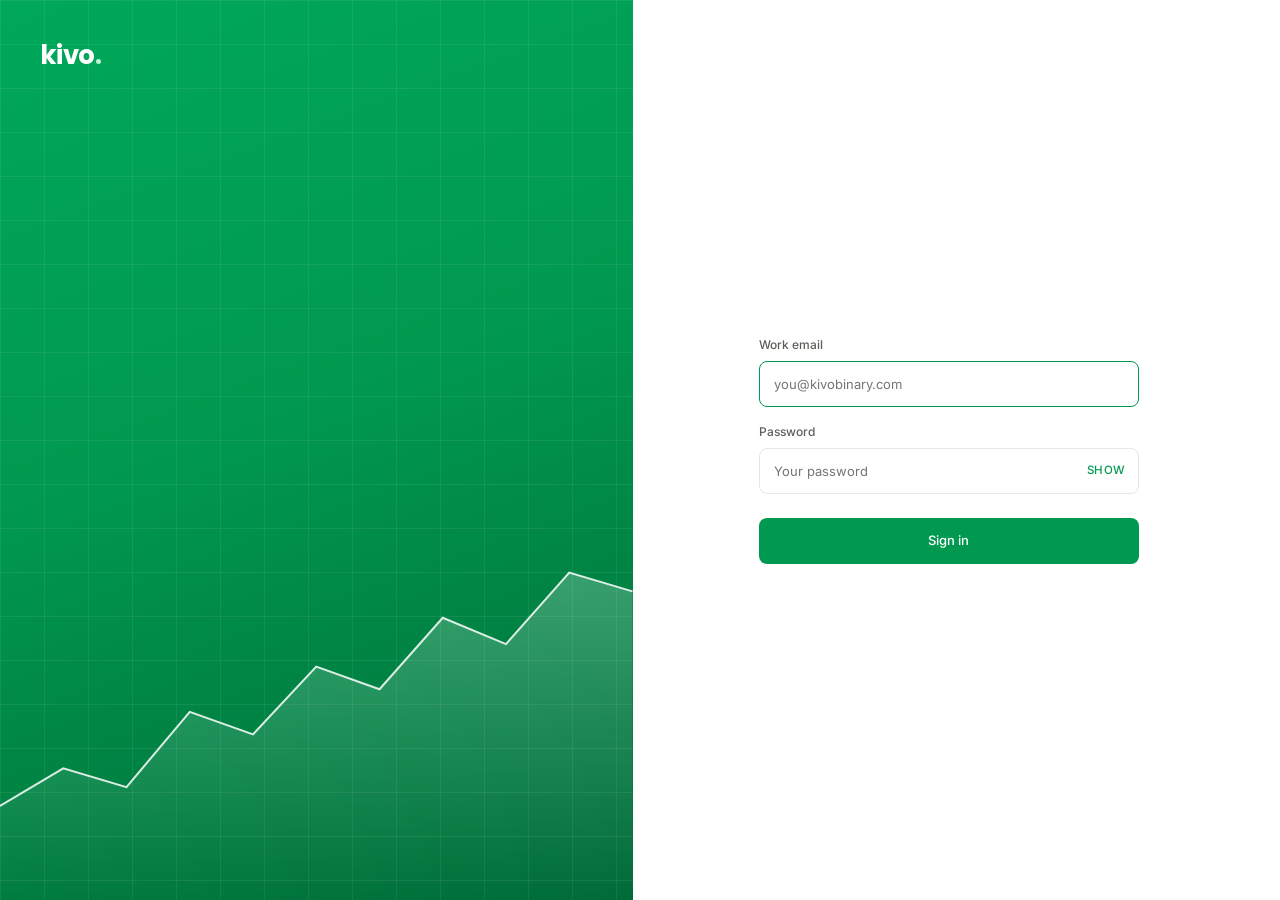
<file: index.html>
<!doctype html>
<html lang="en">
<head>
<meta charset="utf-8">
<meta name="viewport" content="width=device-width,initial-scale=1">
<title>Kivo Admin, Dashboard</title>
<link rel="icon" href="assets/favicon.ico" sizes="any">
<link rel="icon" type="image/png" sizes="32x32" href="assets/favicon-32.png">
<link rel="apple-touch-icon" href="assets/apple-touch-icon.png">
<link rel="preconnect" href="https://fonts.gstatic.com" crossorigin>
<link rel="stylesheet" href="https://fonts.googleapis.com/css2?family=Inter:wght@400;500;600;700&family=Poppins:wght@700&family=IBM+Plex+Mono:wght@400;500;600&display=swap">
<link rel="stylesheet" href="assets/css/admin.css">
</head>
<body data-page="dashboard" data-title="Dashboard">
<script src="assets/js/config.js"></script>
<script src="assets/js/api.js"></script>
<script src="assets/js/admin.js"></script>
<script>
(function () {
  var A = window.Admin;
  if (!A.mountChrome()) return;   /* not signed in */

  var page = document.getElementById('page');

  async function load() {
    page.innerHTML = A.loadingBlock('Loading the console');

    var stats, daily, payments, queue;
    try {
      /* Fetched together: four sequential round trips would make the
         dashboard feel broken on a cold Render instance. */
      var results = await Promise.all([
        A.data.stats(),
        A.data.daily(14),
        A.data.payments({ limit: 8, provider: 'payhero' }),   /* M-Pesa prompts only */
        A.data.withdrawals({ status: 'pending', limit: 6 })
      ]);
      stats = results[0];
      daily = results[1];
      payments = results[2].payments;
      queue = results[3].withdrawals;
    } catch (err) {
      page.innerHTML = A.errorBlock(err.message, 'retry');
      document.getElementById('retry').addEventListener('click', load);
      return;
    }

    /* ---- headline figures ----
       Money held is first and on its own: it is what is owed to
       customers, and the number an operator should never have to hunt
       for. */
    if (!stats.users && !stats.depositCount && !payments.length) {
      page.innerHTML = A.card('Dashboard',
        A.emptyBlock('Nothing has happened yet',
          'Once people sign up and money starts moving, this is where it is summarised.',
          '<a class="btn btn-ghost btn-sm" href="users.html">Open users</a>'), '', true);
      return;
    }

    var kpis = '<div class="kpis">' +
      A.kpi('Customer funds held', A.usd(stats.heldMinor),
        'across ' + A.count(stats.activeUsers) + ' active accounts') +
      A.kpi('Deposits settled', A.shortMoney(stats.depositsMinor, 'KES'),
        A.count(stats.depositCount) + ' payments') +
      A.kpi('Payouts awaiting review', A.usd(stats.payoutsPendingMinor),
        stats.payoutsPending + ' request' + (stats.payoutsPending === 1 ? '' : 's'),
        stats.payoutsPending ? 'neg' : '') +
      A.kpi('Settlement rate', stats.settlementRate.toFixed(1) + '%',
        stats.failedCount + ' failed, ' + stats.pendingCount + ' pending',
        stats.settlementRate >= 85 ? 'pos' : 'neg') +
    '</div>';

    /* ---- 14-day bars, flat colour ---- */
    var peak = Math.max(1, Math.max.apply(null, daily.map(function (d) {
      return Math.max(d.depositsMinor, d.withdrawalsMinor);
    })));
    var bars = '<div class="bars">' + daily.map(function (d) {
      var label = new Date(d.t).toLocaleDateString('en-GB', { day: '2-digit', month: 'short' });
      return '<div class="bar-col" title="' + label + ' \u2014 in ' +
          A.shortMoney(d.depositsMinor, 'KES') + ', out ' +
          A.shortMoney(d.withdrawalsMinor, 'KES') + '">' +
        '<div class="bar" style="height:' + Math.round(d.depositsMinor / peak * 100) + '%"></div>' +
        '<div class="bar alt" style="height:' + Math.round(d.withdrawalsMinor / peak * 100) + '%"></div>' +
        '<div class="bar-x">' + new Date(d.t).getDate() + '</div>' +
      '</div>';
    }).join('') + '</div>' +
    '<div class="legend" style="margin-top:14px">' +
      '<span><i class="a"></i>Deposits</span><span><i class="b"></i>Withdrawals</span>' +
    '</div>';

    var recent = payments.slice(0, 8).map(function (p) {
      return '<tr><td>' + A.who(p.userName, p.reference) + '</td>' +
        '<td>' + A.esc(p.providerLabel) + '</td>' +
        '<td class="num right">' + A.money(p.amountMinor, p.currency) + '</td>' +
        '<td class="right">' + A.pill(p.status) + '</td>' +
        '<td class="right muted">' + A.ago(p.created) + '</td></tr>';
    });

    var waiting = queue.slice(0, 6).map(function (w) {
      return '<tr><td>' + A.who(w.userName, w.destination) + '</td>' +
        '<td class="num right">' + A.usd(w.amountMinor) + '</td>' +
        '<td class="right muted">' + A.ago(w.created) + '</td></tr>';
    });

    page.innerHTML =
      kpis +
      '<div class="split">' +
        A.card('Money in and out, last 14 days', bars) +
        A.card('Payouts waiting',
          A.table([{ label: 'Customer' }, { label: 'Amount', right: true },
                   { label: 'Waiting', right: true }], waiting),
          '<a class="btn btn-ghost btn-sm" href="withdrawals.html">Open queue</a>', true) +
      '</div>' +
      A.card('Recent deposits',
        A.table([
          { label: 'Customer' }, { label: 'Method' }, { label: 'Amount', right: true },
          { label: 'Status', right: true }, { label: 'When', right: true }
        ], recent),
        '<a class="btn btn-ghost btn-sm" href="payments.html">See all</a>', true) +
      (A.data.live ? '' :
        '<div class="foot-note">Mock data held in the browser. ' +
        'Set apiBase in assets/js/config.js to read from the API.</div>');
  }

  load();
})();
</script>
</body>
</html>
</file>
<file: assets/css/admin.css>
/* ============================================================
   Nexas Admin
   White ground, purple actions, square corners, flat colour.
   No gradients, no rounded cards, no decorative colour — an operator
   console is read all day, and everything that is not information is
   noise.
   ============================================================ */

:root{
  /* neutrals */
  --bg:#FAFAF9;
  --surface:#FFFFFF;
  --surface-2:#F4F3F0;
  --surface-3:#EDEBE6;
  --line:#E8E6E1;
  --line-soft:#F0EFEB;
  --text:#1C1C1C;
  --text-2:#5E5E59;
  --muted:#93928C;

  /* purple — the only accent in the console */
  --purple:#00994F;
  --purple-hover:#007A3F;
  --purple-soft:#E6F7EE;
  --purple-line:#B9E8CF;
  --purple-pale:#8FD9B3;

  /* status */
  --pos:#00A861;
  --pos-soft:#E6F4ED;
  --neg:#E0413F;
  --neg-soft:#FCEBEA;
  --warn:#9A6100;
  --warn-soft:#FDF2E2;
  --info:#20558A;
  --info-soft:#E8F0F8;

  /* The same family as the site, and the same family as the figures
     below it. One typeface across the console reads as one tool. */
  --sans:"Inter",-apple-system,BlinkMacSystemFont,"Segoe UI",Helvetica,Arial,sans-serif;
  --mono:"IBM Plex Mono",ui-monospace,SFMono-Regular,Menlo,Consolas,monospace;

  --rail:236px;
  --topbar:60px;
}

*{box-sizing:border-box;-webkit-tap-highlight-color:transparent}
html{scrollbar-gutter:stable}
html,body{height:100%}
body{
  margin:0;background:var(--bg);color:var(--text);
  font-family:var(--sans);font-size:14px;line-height:1.5;
  -webkit-font-smoothing:antialiased;
}
button{font:inherit;color:inherit;background:none;border:none;cursor:pointer;padding:0}
input,select,textarea{font:inherit}
a{color:inherit;text-decoration:none}
svg{display:block}
table{border-collapse:collapse;width:100%}
[hidden]{display:none!important}
:focus-visible{outline:2px solid var(--purple);outline-offset:2px}

.num{font-family:var(--mono);font-variant-numeric:tabular-nums;letter-spacing:-.01em}
.muted{color:var(--muted)}
.pos{color:var(--pos)} .neg{color:var(--neg)}

/* ---------------- shell ---------------- */
.shell{display:flex;min-height:100dvh}

.rail{
  width:var(--rail);flex:none;border-right:1px solid var(--line);
  background:var(--surface);display:flex;flex-direction:column;
  position:sticky;top:0;height:100dvh;
}
.rail-brand{
  display:flex;align-items:center;gap:10px;height:var(--topbar);
  padding:0 18px;border-bottom:1px solid var(--line-soft);flex:none;
}
.rail-brand b{font-size:15px;letter-spacing:.18em;text-transform:uppercase;font-weight:600}
.rail-brand span{
  font-size:9px;letter-spacing:.14em;text-transform:uppercase;color:var(--purple);
  border:1px solid var(--purple-line);background:var(--purple-soft);padding:2px 5px;
}
.rail-nav{padding:14px 10px;display:flex;flex-direction:column;gap:1px;overflow-y:auto}
.rail-sect{
  font-size:9.5px;letter-spacing:.14em;text-transform:uppercase;color:var(--muted);
  padding:16px 10px 7px;font-weight:600;
}
.rail-nav a{
  display:flex;align-items:center;gap:11px;padding:9px 10px;
  color:var(--text-2);font-size:13.5px;border-left:2px solid transparent;
}
.rail-nav a:hover{background:var(--surface-2);color:var(--text)}
.rail-nav a.on{
  background:var(--purple-soft);color:var(--purple);
  border-left-color:var(--purple);font-weight:500;
}
.rail-nav a svg{flex:none;opacity:.85}
.rail-foot{margin-top:auto;padding:14px;border-top:1px solid var(--line-soft);font-size:11.5px;color:var(--muted)}

.main{flex:1;min-width:0;display:flex;flex-direction:column}
.topbar{
  height:var(--topbar);flex:none;display:flex;align-items:center;gap:14px;
  padding:0 22px;border-bottom:1px solid var(--line);background:var(--surface);
  position:sticky;top:0;z-index:20;
}
.topbar h1{font-size:15.5px;font-weight:600;margin:0;letter-spacing:-.01em}
.topbar .spacer{flex:1}
.who{display:flex;align-items:center;gap:9px;font-size:12.5px;color:var(--text-2)}
.who i{
  width:28px;height:28px;display:grid;place-items:center;font-style:normal;
  background:var(--purple-soft);color:var(--purple);font-size:12px;font-weight:600;
  border:1px solid var(--purple-line);
}
.page{padding:22px;display:flex;flex-direction:column;gap:20px}

/* ---------------- buttons ---------------- */
.btn{
  display:inline-flex;align-items:center;justify-content:center;gap:8px;
  padding:9px 16px;font-size:13px;font-weight:500;border-radius:0;
  border:1px solid transparent;white-space:nowrap;
}
.btn-primary{background:var(--purple);color:#fff}
.btn-primary:hover{background:var(--purple-hover)}
.btn-ghost{background:var(--surface);border-color:var(--line);color:var(--text)}
.btn-ghost:hover{background:var(--surface-2)}
.btn-quiet{color:var(--purple);padding:7px 10px}
.btn-quiet:hover{background:var(--purple-soft)}
.btn-danger{background:var(--surface);border-color:var(--line);color:var(--neg)}
.btn-danger:hover{background:var(--neg-soft)}
.btn-sm{padding:6px 11px;font-size:12px}
.btn:disabled{opacity:.45;cursor:not-allowed}

/* ---------------- cards ---------------- */
.card{background:var(--surface);border:1px solid var(--line);border-radius:0}
.card-head{
  display:flex;align-items:center;gap:12px;
  padding:14px 16px;border-bottom:1px solid var(--line-soft);
}
.card-head h2{font-size:13.5px;font-weight:600;margin:0}
.card-head .spacer{flex:1}
.card-body{padding:16px}

/* KPI row */
.kpis{display:grid;grid-template-columns:repeat(2,1fr);gap:0;border:1px solid var(--line)}
.kpi{padding:16px 18px;border-right:1px solid var(--line-soft);border-top:1px solid var(--line-soft)}
.kpi:nth-child(-n+2){border-top:none}
.kpi:nth-child(2n){border-right:none}
.kpi-label{font-size:10px;letter-spacing:.12em;text-transform:uppercase;color:var(--muted);font-weight:600}
.kpi-value{font-family:var(--mono);font-size:24px;margin-top:9px;letter-spacing:-.02em}
.kpi-note{font-size:11.5px;color:var(--muted);margin-top:6px}
.kpi-note.pos{color:var(--pos)} .kpi-note.neg{color:var(--neg)}

/* ---------------- tables ---------------- */
.table-wrap{overflow-x:auto}
table th{
  text-align:left;font-size:10px;letter-spacing:.11em;text-transform:uppercase;
  color:var(--muted);font-weight:600;padding:10px 14px;
  border-bottom:1px solid var(--line);background:var(--surface-2);white-space:nowrap;
}
table td{padding:12px 14px;border-bottom:1px solid var(--line-soft);font-size:13px;vertical-align:middle}
table tr:last-child td{border-bottom:none}
tbody tr:hover{background:var(--surface-2)}
td.right,th.right{text-align:right}
td.num{font-family:var(--mono);font-variant-numeric:tabular-nums}
.cell-main{font-weight:500}
.cell-sub{font-size:11.5px;color:var(--muted);margin-top:2px}
.row-click{cursor:pointer}

/* ---------------- status pills ---------------- */
/* The word carries the colour, nothing else. Boxed pills put a second
   coloured shape in every row, and a table of forty rows then reads as
   a grid of blocks rather than a list of people. */
.pill{
  display:inline-block;padding:0;background:none;border:none;
  font-size:10.5px;font-weight:600;letter-spacing:.07em;text-transform:uppercase;
}
.pill.ok{color:var(--pos)}
.pill.bad{color:var(--neg)}
.pill.wait{color:var(--warn)}
.pill.info{color:var(--info)}
.pill.off{color:var(--muted)}

/* ---------------- filters ---------------- */
/* Filters sit on the right. The search box, where there is one, keeps
   the left edge and pushes everything after it across — so the controls
   land in the same place on every page whether or not a search exists. */
.filters{display:flex;align-items:center;gap:8px;flex-wrap:wrap;justify-content:flex-end}
.filters .search-field{margin-right:auto}
.field{
  display:flex;align-items:center;gap:8px;border:1px solid var(--line);
  background:var(--surface);padding:0 10px;height:34px;
}
.field svg{color:var(--muted);flex:none}
.field input,.field select{
  border:none;outline:none;background:none;height:100%;min-width:0;
  font-size:13px;color:var(--text);
}
.field input{width:210px}
.seg{display:flex;border:1px solid var(--line)}
.seg button{padding:7px 13px;font-size:12.5px;color:var(--text-2);border-right:1px solid var(--line)}
.seg button:last-child{border-right:none}
.seg button:hover{background:var(--surface-2)}
/* A ticket, and the reply to it. Somebody typed this into a phone at
   midnight; it keeps its own line breaks rather than becoming one
   paragraph. */
.ticket-body{
  border:1px solid var(--line);background:var(--surface-2);padding:11px 12px;
  font-size:13px;line-height:1.6;white-space:pre-wrap;word-break:break-word;
}
/* A reply needs room. The single-line .field is the wrong shape for it. */
.field:has(textarea){height:auto;padding:8px 10px;align-items:stretch}
.field textarea{
  border:none;outline:none;background:none;width:100%;resize:vertical;
  color:var(--text);font-size:13px;line-height:1.55;min-height:96px;
}
.seg button.on{background:var(--purple);color:#fff}

/* ---------------- chart ---------------- */
.bars{display:flex;align-items:flex-end;gap:6px;height:150px;padding:0 2px}
.bar-col{flex:1;display:flex;flex-direction:column;justify-content:flex-end;align-items:center;gap:7px;height:100%}
.bar{width:100%;background:var(--purple);min-height:2px}
.bar.alt{background:var(--purple-pale)}
.bar-x{font-size:10px;color:var(--muted);white-space:nowrap}
.legend{display:flex;gap:16px;font-size:11.5px;color:var(--muted)}
.legend span{display:flex;align-items:center;gap:6px}
.legend i{width:10px;height:10px;display:block}
.legend i.a{background:var(--purple)} .legend i.b{background:var(--purple-pale)}

/* ---------------- modal ----------------
   Centred, narrow, and it never scrolls the page behind it. The body
   scrolls inside itself so a long error is readable without the footer
   and its copy button leaving the screen — which is the whole reason
   somebody opened it. */
.modal{
  position:fixed;inset:0;z-index:60;display:flex;align-items:center;
  justify-content:center;padding:20px;
  opacity:0;pointer-events:none;transition:opacity .16s ease;
}
.modal.on{opacity:1;pointer-events:auto}
.modal-box{
  width:min(100%,640px);max-height:86vh;display:flex;flex-direction:column;
  background:var(--surface);border:1px solid var(--line);
  box-shadow:0 24px 60px rgba(18,22,28,.22);
  transform:translateY(8px);transition:transform .18s cubic-bezier(.32,.72,0,1);
}
.modal.on .modal-box{transform:none}
.modal-head{
  display:flex;align-items:flex-start;gap:12px;padding:16px 16px 14px;
  border-bottom:1px solid var(--line);
}
.modal-head h2{margin:0;font-size:15px;font-weight:600}
.modal-head p{margin:3px 0 0;font-size:12.5px;color:var(--muted);line-height:1.5}
.modal-head .spacer{flex:1}
/* A failure says so before it is read: a red edge along the top, rather
   than a red panel, which would make every line in it look like an
   error message. */
.modal.bad .modal-box{border-top:2px solid var(--neg)}
.modal.ok .modal-box{border-top:2px solid var(--pos)}
.modal-body{padding:16px;overflow-y:auto;display:flex;flex-direction:column;gap:14px}
.modal-foot{
  padding:12px 16px;border-top:1px solid var(--line);
  display:flex;gap:8px;flex-wrap:wrap;align-items:center;
}
.modal-foot .spacer{flex:1}

/* The block that gets copied. Monospace, selectable, and scrolling
   sideways rather than wrapping a URL into something that cannot be
   pasted back. */
.diag{
  margin:0;padding:12px;background:var(--surface-2);border:1px solid var(--line);
  font-family:var(--mono);font-size:11.5px;line-height:1.65;color:var(--text-2);
  white-space:pre-wrap;word-break:break-word;max-height:340px;overflow:auto;
  user-select:text;
}

/* ---------------- the test bench ---------------- */
.test-row{
  display:flex;align-items:center;gap:14px;padding:14px 16px;
}
.test-row + .test-row{border-top:1px solid var(--line-soft)}
.test-main{min-width:0;flex:1}
.test-main b{display:block;font-size:13.5px;font-weight:500}
.test-main span{display:block;font-size:12px;color:var(--muted);line-height:1.55;margin-top:2px}
/* The result line replaces the description once a test has run, so a row
   says what happened rather than what it would do. */
.test-main .result{margin-top:5px;font-family:var(--mono);font-size:11.5px}
.test-main .result.ok{color:var(--pos)}
.test-main .result.bad{color:var(--neg)}
.test-main .result.wait{color:var(--warn)}
.test-act{display:flex;align-items:center;gap:8px;flex:none}
.test-form{
  display:flex;gap:8px;flex-wrap:wrap;align-items:flex-end;
  padding:14px 16px;border-top:1px solid var(--line-soft);background:var(--surface-2);
}
.test-form .field-block{flex:1;min-width:190px}
@media (max-width:640px){
  .test-row{flex-wrap:wrap}
  .test-act{width:100%}
  .test-act .btn{flex:1}
}

/* ---------------- drawer ---------------- */
.scrim{
  position:fixed;inset:0;background:rgba(18,22,28,.4);z-index:40;
  opacity:0;pointer-events:none;transition:opacity .18s ease;
}
.scrim.on{opacity:1;pointer-events:auto}
.drawer{
  position:fixed;top:0;right:0;bottom:0;width:min(92vw,460px);z-index:50;
  background:var(--surface);border-left:1px solid var(--line);
  transform:translateX(102%);transition:transform .22s cubic-bezier(.32,.72,0,1);
  display:flex;flex-direction:column;overflow-y:auto;
}
.drawer.on{transform:none}
.drawer-head{
  display:flex;align-items:flex-start;gap:12px;padding:18px;
  border-bottom:1px solid var(--line);position:sticky;top:0;background:var(--surface);
}
.drawer-head h2{margin:0;font-size:16px;font-weight:600}
.drawer-head p{margin:3px 0 0;font-size:12.5px;color:var(--muted)}
.drawer-body{padding:18px;display:flex;flex-direction:column;gap:18px}
.drawer-foot{
  margin-top:auto;padding:14px 18px;border-top:1px solid var(--line);
  display:flex;gap:8px;flex-wrap:wrap;position:sticky;bottom:0;background:var(--surface);
}
.iconbtn{width:30px;height:30px;display:grid;place-items:center;color:var(--muted);flex:none}
.iconbtn:hover{background:var(--surface-2);color:var(--text)}

.kv{display:flex;justify-content:space-between;gap:16px;padding:9px 0;font-size:13px}
.kv + .kv{border-top:1px solid var(--line-soft)}
.kv span{color:var(--muted)}
.kv b{font-weight:500}
.sect-label{
  font-size:10px;letter-spacing:.12em;text-transform:uppercase;
  color:var(--muted);font-weight:600;margin-bottom:8px;
}

/* ---------------- misc ---------------- */
.empty{padding:44px 20px;text-align:center;color:var(--muted);font-size:13px}
.toast{
  position:fixed;left:50%;bottom:24px;transform:translate(-50%,10px);z-index:80;
  background:var(--text);color:#fff;padding:11px 18px;font-size:12.5px;
  opacity:0;pointer-events:none;transition:opacity .18s ease,transform .18s ease;
}
.toast.on{opacity:1;transform:translate(-50%,0)}
.foot-note{font-size:11.5px;color:var(--muted);padding:0 2px 8px}

.rail-toggle{display:none}

/* ---------------- narrow ---------------- */
@media (max-width:900px){
  .rail{
    position:fixed;left:0;top:0;z-index:45;transform:translateX(-102%);
    transition:transform .22s cubic-bezier(.32,.72,0,1);
  }
  .rail.on{transform:none}
  .rail-toggle{display:grid}
  .page{padding:16px}
  .kpis{grid-template-columns:1fr 1fr}
}
@media (min-width:1100px){
  .kpis{grid-template-columns:repeat(4,1fr)}
  .kpi:nth-child(-n+4){border-top:none}
  .kpi:nth-child(2n){border-right:1px solid var(--line-soft)}
  .kpi:nth-child(4n){border-right:none}
  .split{display:grid;grid-template-columns:1.6fr 1fr;gap:20px;align-items:start}
}


/* ---------------- loader ----------------
   Flat purple bars. Same idea as the trading app so a wait reads the
   same wherever it appears. */
.loader{display:inline-flex;align-items:center;gap:3px;height:16px}
.loader i{
  display:block;width:3px;height:16px;background:currentColor;
  animation:loadbar .9s ease-in-out infinite;transform-origin:center;
}
.loader i:nth-child(1){animation-delay:-.08s}
.loader i:nth-child(2){animation-delay:-.16s}
.loader i:nth-child(3){animation-delay:-.24s}
.loader i:nth-child(4){animation-delay:-.32s}
.loader.sm i{height:13px;width:2.5px}
@keyframes loadbar{0%,80%,100%{transform:scaleY(.36)}40%{transform:scaleY(1)}}
@media (prefers-reduced-motion:reduce){.loader i{transform:scaleY(1)}}

/* ---------------- sign in ---------------- */
.signin-page{background:var(--surface-2)}
.signin{
  min-height:100dvh;display:flex;align-items:center;justify-content:center;
  padding:28px 20px;
}
.signin-card{
  width:100%;max-width:404px;background:var(--surface);
  border:1px solid var(--line);border-radius:0;padding:32px 30px 26px;
}
.signin-brand{display:flex;align-items:center;gap:9px;margin-bottom:26px}
.signin-brand b{font-size:15px;letter-spacing:.18em;text-transform:uppercase;font-weight:600}
.signin-brand span{
  font-size:9px;letter-spacing:.14em;text-transform:uppercase;color:var(--purple);
  border:1px solid var(--purple-line);background:var(--purple-soft);padding:2px 5px;
}
.signin h1{font-size:21px;font-weight:600;margin:0 0 7px;letter-spacing:-.015em}
.signin-sub{margin:0 0 24px;font-size:13px;color:var(--muted);line-height:1.6}
.signin form{display:flex;flex-direction:column;gap:16px}
.field-block{display:flex;flex-direction:column;gap:7px}
.field-block label{font-size:12px;font-weight:500;color:var(--text-2)}
.field-block .field{height:40px;padding:0 12px}
.field-block .field input{flex:1;width:100%}
.field-block .field:focus-within{border-color:var(--purple)}
.field-block .field.bad{border-color:var(--neg)}
.reveal{
  font-size:11.5px;font-weight:500;color:var(--purple);
  letter-spacing:.04em;text-transform:uppercase;flex:none;
}
.field-error{font-size:12px;color:var(--neg);line-height:1.5}
.signin-error{
  border:1px solid #F2CFCD;background:var(--neg-soft);padding:10px 12px;
}
.signin-go{width:100%;height:42px;margin-top:4px}
.signin-note{
  margin-top:26px;padding-top:18px;border-top:1px solid var(--line-soft);
  font-size:11.5px;color:var(--muted);line-height:1.7;
}
.signin-note b{color:var(--text-2);font-weight:600}
.signin-demo{
  display:flex;align-items:center;gap:8px;flex-wrap:wrap;margin-top:12px;
  padding:10px 12px;background:var(--surface-2);border:1px solid var(--line-soft);
}
.signin-demo span{
  font-size:9.5px;letter-spacing:.12em;text-transform:uppercase;font-weight:600;color:var(--muted);
}
.signin-demo code{
  font-family:var(--mono);font-size:11.5px;color:var(--text-2);
  background:var(--surface);border:1px solid var(--line);padding:3px 7px;
}

/* the rail footer now holds a sign-out */
.rail-foot{display:flex;flex-direction:column;gap:9px;align-items:flex-start}
.rail-out{
  display:flex;align-items:center;gap:11px;width:100%;
  padding:11px 14px;font-size:13px;color:var(--text-2);text-align:left;
  border-top:1px solid var(--line-soft);
}
.rail-out:hover{background:var(--neg-soft);color:var(--neg)}
.rail-out svg{flex:none;opacity:.8}


/* ---------------- rail profile ----------------
   The operator lives at the foot of the rail. It is a link, not a
   label: the place your own name appears is where you expect to go to
   change it. */
.rail-foot{display:flex;flex-direction:column;gap:0;padding:0}
.rail-source{padding:12px 14px;font-size:11px;color:var(--muted);border-bottom:1px solid var(--line-soft)}
.rail-me{
  display:flex;align-items:center;gap:10px;padding:12px 14px;
  border-left:2px solid transparent;
}
.rail-me:hover{background:var(--surface-2)}
.rail-me.on{background:var(--purple-soft);border-left-color:var(--purple)}
.rail-me > i{
  width:30px;height:30px;flex:none;display:grid;place-items:center;font-style:normal;
  background:var(--purple-soft);color:var(--purple);border:1px solid var(--purple-line);
  font-size:12px;font-weight:600;
}
.rail-me > span{flex:1;min-width:0}
.rail-me b{display:block;font-size:13px;font-weight:500;overflow:hidden;text-overflow:ellipsis;white-space:nowrap}
.rail-me span span{display:block;font-size:11px;color:var(--muted);margin-top:1px}
.rail-me svg{color:var(--muted);flex:none}
.rail-me.on > i{background:var(--surface);border-color:var(--purple)}


/* ---------------- finances ---------------- */
.legend i.c{background:var(--neg)}
.netbars{display:flex;align-items:stretch;gap:6px;height:112px;padding:0 2px}
.net-col{flex:1;display:flex;flex-direction:column;align-items:center}
.net-up{flex:1;display:flex;align-items:flex-end;width:100%}
.net-down{flex:1;display:flex;align-items:flex-start;width:100%}
/* min-height so a day that is barely negative still reads as a bar
   rather than a stray hairline under the axis */
.net-up i{display:block;width:100%;background:var(--purple);min-height:3px}
.net-down i{display:block;width:100%;background:var(--neg);min-height:3px}
.net-zero{width:100%;height:1px;background:var(--line);flex:none}

.dombar{display:flex;flex-direction:column;gap:3px;width:100%}
.dombar i,.dombar u{display:block;height:6px;min-width:2px}
.dombar i{background:var(--purple)}
.dombar u{background:var(--neg);opacity:.55}

.split-row{display:flex;align-items:center;gap:12px;padding:9px 0}
.split-row + .split-row{border-top:1px solid var(--line-soft)}
.split-row > span{width:64px;flex:none;font-size:13px}
.split-bar{flex:1;height:8px;background:var(--surface-3)}
.split-bar i{display:block;height:100%;background:var(--purple)}
.split-row b{font-size:13px;font-weight:500;min-width:88px;text-align:right}

/* ---------------- sessions ---------------- */
.live-card{border-color:var(--purple)}
.live-dot{
  width:8px;height:8px;flex:none;border-radius:50%;background:var(--neg);
  animation:livepulse 1.6s ease-in-out infinite;
}
@keyframes livepulse{0%,100%{opacity:1}50%{opacity:.25}}
@media (prefers-reduced-motion:reduce){.live-dot{animation:none}}

.sess-grid{display:grid;grid-template-columns:1fr;gap:0 28px}
.sess-note{
  margin:16px 0 0;padding:12px 14px;background:var(--surface-2);
  border:1px solid var(--line-soft);font-size:13px;color:var(--text-2);
}
.sess-form{display:grid;grid-template-columns:1fr;gap:16px}
.sess-form .sess-wide{grid-column:1/-1}
.sess-go{justify-self:start;grid-column:1/-1}

/* ---------------- roles ---------------- */
.role-row{display:flex;flex-direction:column;gap:3px;padding:11px 0}
.role-row + .role-row{border-top:1px solid var(--line-soft)}
.role-row b{font-size:13px;font-weight:600}
.role-row span{font-size:12.5px;color:var(--muted);line-height:1.6}

/* ---------------- profile ---------------- */
.profile-head{display:flex;align-items:center;gap:18px}
.profile-mark{
  width:64px;height:64px;flex:none;display:grid;place-items:center;
  background:var(--purple-soft);color:var(--purple);border:1px solid var(--purple-line);
  font-size:21px;font-weight:600;
}
.profile-head h2{margin:0;font-size:20px;font-weight:600}
.profile-head p{margin:3px 0 0;font-size:13px;color:var(--muted)}
.profile-role{
  display:inline-block;margin-top:9px;font-size:10px;font-weight:600;
  letter-spacing:.12em;text-transform:uppercase;color:var(--purple);
}
.rules{list-style:none;margin:14px 0 0;padding:0;display:flex;flex-wrap:wrap;gap:6px 22px}
.rules li{position:relative;padding-left:18px;font-size:12px;color:var(--muted)}
.rules li::before{
  content:"";position:absolute;left:2px;top:5px;width:7px;height:7px;
  border:1px solid var(--line);
}
.rules li.ok{color:var(--text-2)}
.rules li.ok::before{background:var(--purple);border-color:var(--purple)}

@media (min-width:760px){
  .sess-grid{grid-template-columns:1fr 1fr}
  .sess-form{grid-template-columns:1fr 1fr}
}


/* ---------------- donut ---------------- */
.chart-row{display:grid;grid-template-columns:1fr;gap:20px}
.donut-wrap{display:flex;align-items:center;gap:20px;flex-wrap:wrap}
.donut{position:relative;width:140px;height:140px;flex:none}
.donut svg{width:100%;height:100%;display:block}
.donut-mid{
  position:absolute;inset:0;display:flex;flex-direction:column;
  align-items:center;justify-content:center;text-align:center;pointer-events:none;
}
.donut-mid b{font-family:var(--mono);font-size:15px;letter-spacing:-.02em;line-height:1.2}
.donut-mid span{font-size:9.5px;letter-spacing:.11em;text-transform:uppercase;color:var(--muted);margin-top:3px}
.donut-key{list-style:none;margin:0;padding:0;flex:1;min-width:172px;display:flex;flex-direction:column}
.donut-key li{display:flex;align-items:center;gap:9px;padding:7px 0;font-size:12.5px}
.donut-key li + li{border-top:1px solid var(--line-soft)}
.donut-key i{width:9px;height:9px;flex:none;display:block}
.donut-key span{flex:1;min-width:0;overflow:hidden;text-overflow:ellipsis;white-space:nowrap}
.donut-key b{font-family:var(--mono);font-weight:500;font-size:12px}
.donut-key u{
  text-decoration:none;font-family:var(--mono);font-size:11px;color:var(--muted);
  min-width:34px;text-align:right;
}

/* ---------------- horizontal bars ---------------- */
.hbars{display:flex;flex-direction:column;gap:12px}
.hbar-head{display:flex;align-items:baseline;gap:10px;font-size:12.5px;margin-bottom:5px}
.hbar-name{flex:1;min-width:0;overflow:hidden;text-overflow:ellipsis;white-space:nowrap}
.hbar-host{color:var(--muted);font-size:11.5px;margin-left:4px}
.hbar-head b{font-family:var(--mono);font-weight:500;font-size:12px}
.hbar-head u{text-decoration:none;font-family:var(--mono);font-size:11px;color:var(--muted);min-width:38px;text-align:right}
.hbar-track{height:10px;background:var(--surface-3);border-radius:3px;overflow:hidden}
.hbar-track i{display:block;height:100%;border-radius:3px}
.hbar-note{font-size:10.5px;color:var(--muted);margin-top:2px}

/* ---------------- trend line ---------------- */
.trend{position:relative}
.trend svg{width:100%;height:170px;display:block;overflow:visible}
.trend-x{position:relative;height:16px;margin-top:4px}
.trend-x span{
  position:absolute;transform:translateX(-50%);
  font-size:10px;color:var(--muted);white-space:nowrap;
}

.swatch{
  display:inline-block;width:9px;height:9px;margin-right:8px;
  vertical-align:baseline;
}

@media (min-width:1000px){
  .chart-row{grid-template-columns:repeat(3,1fr)}
}

.chart-row.two{grid-template-columns:1fr}
@media (min-width:900px){.chart-row.two{grid-template-columns:1fr 1fr}}

/* a short checklist inside a drawer */
.notice-box{
  border:1px solid var(--line-soft);background:var(--surface-2);padding:14px;
}
.notice-box b{display:block;font-size:12.5px;font-weight:600;margin-bottom:8px}
.notice-box ul{margin:0;padding-left:18px}
.notice-box li{font-size:12.5px;color:var(--muted);line-height:1.7}


/* ---------------- empty state ----------------
   Quiet and explicit. A blank panel reads as a page that failed; a line
   saying what will appear here reads as a system waiting. */
.empty-state{
  display:flex;flex-direction:column;align-items:center;justify-content:center;
  gap:9px;padding:56px 24px;text-align:center;
}
.empty-state b{font-size:14.5px;font-weight:600;color:var(--text)}
.empty-state span{font-size:13px;color:var(--muted);line-height:1.7;max-width:46ch}
.empty-state .btn{margin-top:8px}

/* the rail has no brand block now, so the nav starts at the top */
.rail-nav{padding-top:18px}

/* ---------------- system status ---------------- */
/* One card per dependency, in a row that wraps. The dot carries the
   state and the word repeats it, because a dot alone is unreadable to
   anyone who cannot separate the two greens. */
.status-row{
  display:grid;grid-template-columns:repeat(auto-fit,minmax(190px,1fr));
  gap:0;border:1px solid var(--line);margin-bottom:18px;
}
.status-cell{padding:14px 16px;border-right:1px solid var(--line);min-width:0}
.status-cell:last-child{border-right:none}
.status-top{display:flex;align-items:center;gap:7px}
.status-dot{width:7px;height:7px;flex:none;border-radius:50%;background:var(--muted)}
.status-dot.live{background:var(--pos)}
.status-dot.warn{background:var(--warn)}
.status-dot.auth{background:var(--warn)}
.status-dot.down{background:var(--neg)}
.status-dot.off{background:var(--muted)}
.status-name{font-size:12.5px;font-weight:600;color:var(--text)}
.status-state{
  margin-left:auto;font-size:10.5px;font-weight:600;letter-spacing:.07em;
  text-transform:uppercase;color:var(--muted);
}
.status-state.live{color:var(--pos)}
.status-state.warn,.status-state.auth{color:var(--warn)}
.status-state.down{color:var(--neg)}
.status-detail{
  margin-top:6px;font-size:11.5px;color:var(--muted);
  overflow:hidden;text-overflow:ellipsis;white-space:nowrap;
}
.status-ms{font-family:var(--mono);font-size:10.5px;color:var(--muted);margin-top:3px}

/* ---------------- log rows ---------------- */
.log-level{
  font-family:var(--mono);font-size:10.5px;font-weight:600;
  letter-spacing:.06em;text-transform:uppercase;
}
.log-level.error{color:var(--neg)}
.log-level.warn{color:var(--warn)}
.log-level.info{color:var(--muted)}
.log-msg{font-size:13px;color:var(--text)}
.log-ctx{
  font-family:var(--mono);font-size:11px;color:var(--muted);margin-top:3px;
  white-space:pre-wrap;word-break:break-word;
}
.log-src{
  font-family:var(--mono);font-size:11px;color:var(--text-2);
}

/* ---------------- tier badge ----------------
   The one place in the console with a boxed label. Everything else uses
   coloured text, because a table of forty rows reads as a grid of blocks
   otherwise; this earns the box by being rare, which is the same reason
   it is legible at a glance. */
.tier-badge{
  display:inline-block;margin-left:8px;padding:2px 6px;vertical-align:1px;
  font-size:9.5px;font-weight:700;letter-spacing:.09em;
  color:var(--purple);border:1px solid var(--purple);
}

/* A staged-wins account, said plainly where an operator reads what is
   true about the account rather than what they can do to it. */
.demo-on{color:var(--warn);font-weight:600}
.tier-badge.warn{color:var(--warn);border-color:var(--warn)}

/* The submitted document, shown rather than downloaded. A reviewer who
   has to open a file to see it will approve things they have not seen. */
.kyc-doc{
  display:block;width:100%;max-height:420px;object-fit:contain;
  background:var(--surface-2);border:1px solid var(--line);
}
.seg button.on{background:var(--purple);color:#fff}

/* ---------------- which site a deposit came through ---------------- */
/* Novi is the default and stays quiet; Zeno is marked so it can be
   picked out of a long list at a glance. */
.site-tag{
  display:inline-block;font-size:10.5px;font-weight:600;letter-spacing:.07em;
  text-transform:uppercase;color:var(--muted);
}
.site-tag.kivo,.site-tag.zeny,.site-tag.vera,.site-tag.other{border:1px solid currentColor;padding:1px 6px;border-radius:0}
.site-tag.kivo{color:#00994F}
.site-tag.zeny{color:#B8860B}
.site-tag.vera{color:#2563EB}
.site-tag.other{color:#93928C}

.site-tag.zovian{color:#0F9D58}
.site-tag.zenik{color:#DB2777}
.site-tag.veno{color:#0891B2}
.site-tag.zavi{color:#9333EA}
.site-tag.other{color:#CA8A04}

/* Logo: the obisflow wordmark manner, type not an image. */
.rail-brand b{font-family:"Poppins",var(--sans);font-weight:700;letter-spacing:-.02em;text-transform:none;font-size:19px}
.rail-brand b em{font-style:normal;color:var(--purple)}

/* ---- the loader: two rings, ink outside, the brand green inside ---- */
.loader{
  --color-1:var(--text);--color-2:var(--purple);--size:1px;
  width:calc(48 * var(--size));height:calc(48 * var(--size));
  border:calc(3 * var(--size)) dotted var(--color-1);border-style:solid solid dotted dotted;
  border-radius:50%;display:inline-block;position:relative;box-sizing:border-box;flex:none;
  animation:rotation 2s linear infinite;background:none;gap:0;
}
.loader::after{
  content:'';box-sizing:border-box;position:absolute;left:0;right:0;top:0;bottom:0;margin:auto;
  border:calc(3 * var(--size)) dotted var(--color-2);border-style:solid solid dotted;
  width:calc(24 * var(--size));height:calc(24 * var(--size));border-radius:50%;
  animation:rotationBack 1s linear infinite;transform-origin:center center;
}
.loader i{display:none}
.loader.sm{--size:.34px;--color-1:currentColor;--color-2:currentColor;margin-right:8px;vertical-align:middle}
@keyframes rotation{0%{transform:rotate(0deg)}100%{transform:rotate(360deg)}}
@keyframes rotationBack{0%{transform:rotate(0deg)}100%{transform:rotate(-360deg)}}

/* ---------------- sign in: two columns ---------------- */
.signin.split{display:grid;grid-template-columns:minmax(0,1fr) minmax(0,1fr);padding:0;align-items:stretch;min-height:100dvh}
.signin-art{
  position:relative;overflow:hidden;display:flex;flex-direction:column;justify-content:space-between;
  padding:36px 40px;background:linear-gradient(160deg,#00A85A 0%,#00994F 45%,#006B37 100%);color:#fff;
}
.signin-art::before{
  content:'';position:absolute;inset:0;pointer-events:none;
  background-image:linear-gradient(rgba(255,255,255,.07) 1px,transparent 1px),linear-gradient(90deg,rgba(255,255,255,.07) 1px,transparent 1px);
  background-size:44px 44px;
}
.signin-mark,.signin-mobile-mark{position:relative}
.signin-mark b,.signin-mobile-mark b{font-family:"Poppins",var(--sans);font-weight:700;letter-spacing:-.02em;font-size:26px}
.signin-mark b em{font-style:normal;color:#BDF5D6}
.signin-chart{position:absolute;left:0;right:0;bottom:0;width:100%;height:46%}
.signin-pane{display:flex;align-items:center;justify-content:center;padding:40px 24px;background:var(--surface)}
.signin.split .signin-card{max-width:380px;border:0;padding:0;background:transparent}
.signin-mobile-mark{display:none;margin-bottom:26px}
.signin-mobile-mark b em{font-style:normal;color:var(--purple)}
.signin.split .field-block .field{height:46px;border-radius:8px!important}
.signin.split .signin-go{height:46px;border-radius:8px!important;margin-top:8px}
.signin.split .signin-error{border-radius:8px!important}
.signin.split .signin-note:empty,.signin.split .signin-note[hidden]{display:none}
@media (max-width:820px){
  .signin.split{grid-template-columns:1fr}
  .signin-art{display:none}
  .signin-mobile-mark{display:block}
}
.signin.split{width:100%;max-width:none;margin:0;gap:0}
.signin-page{background:var(--surface)}
</file>
